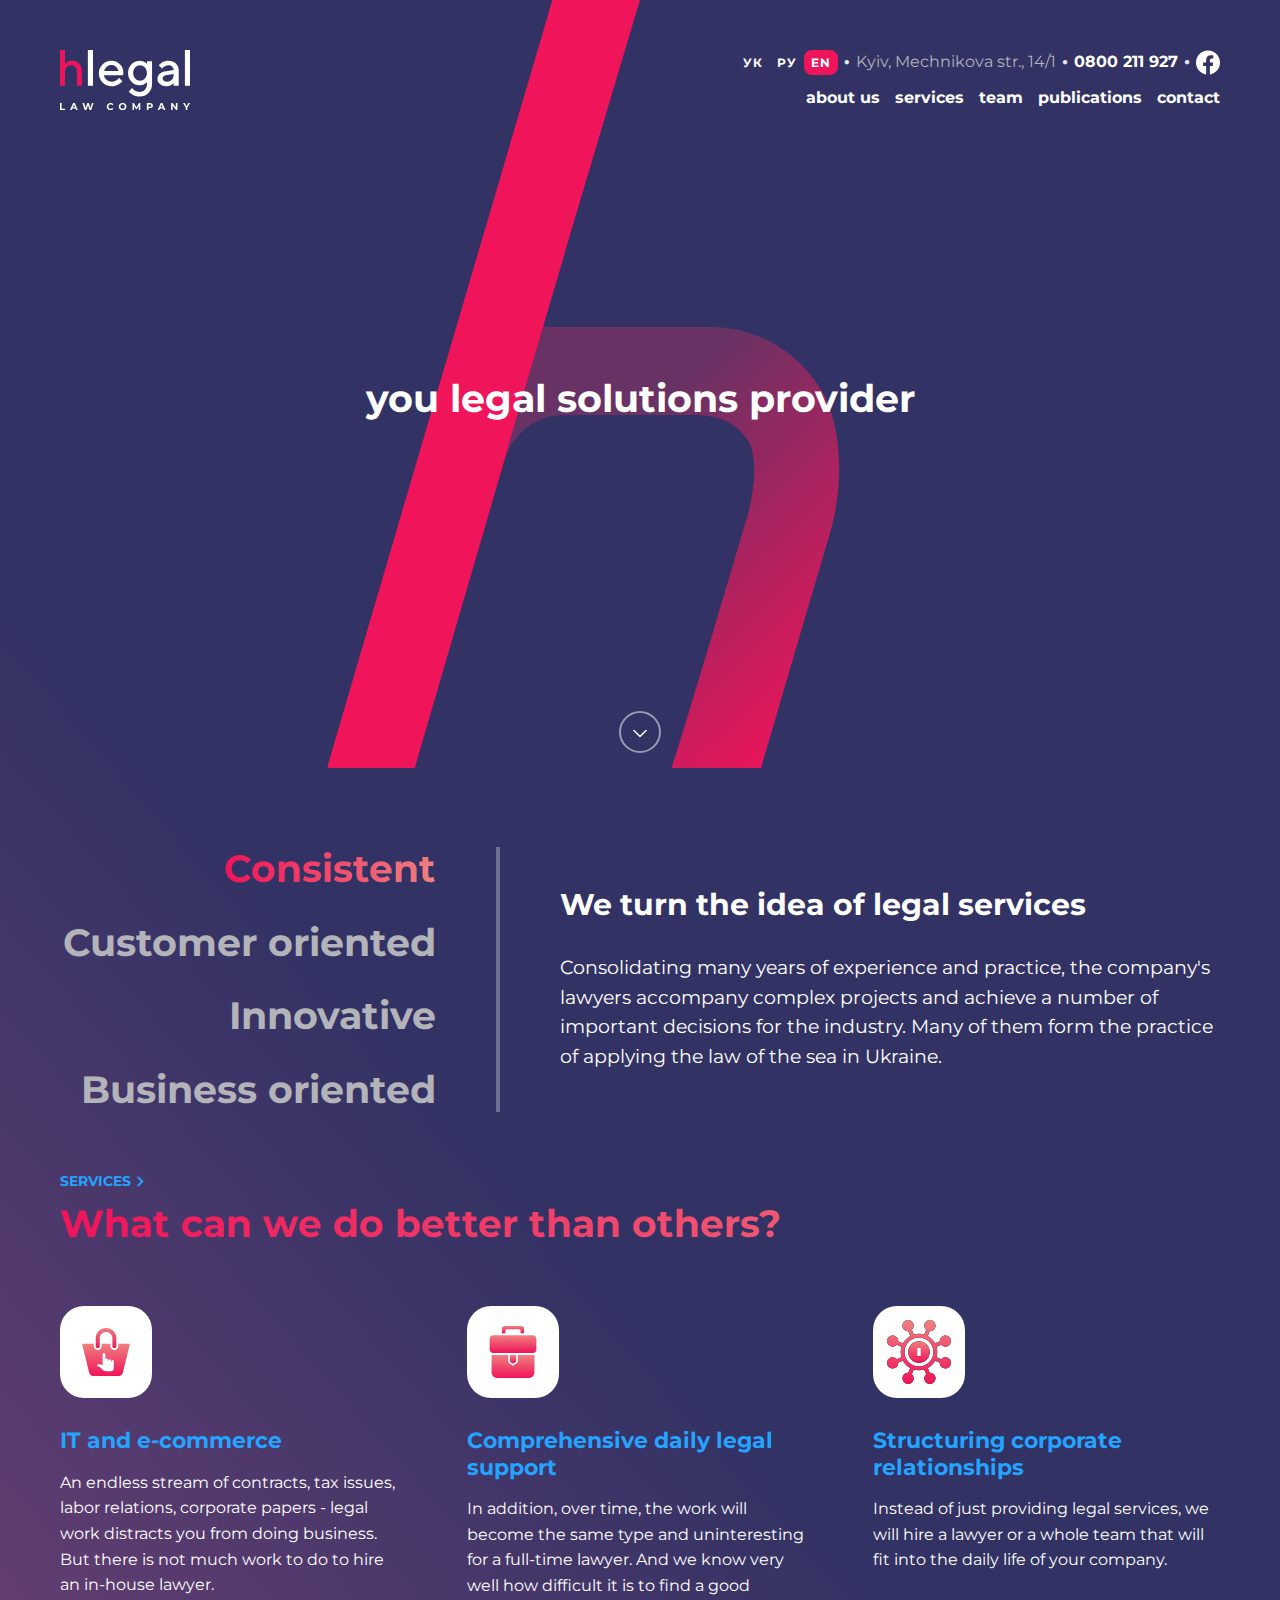
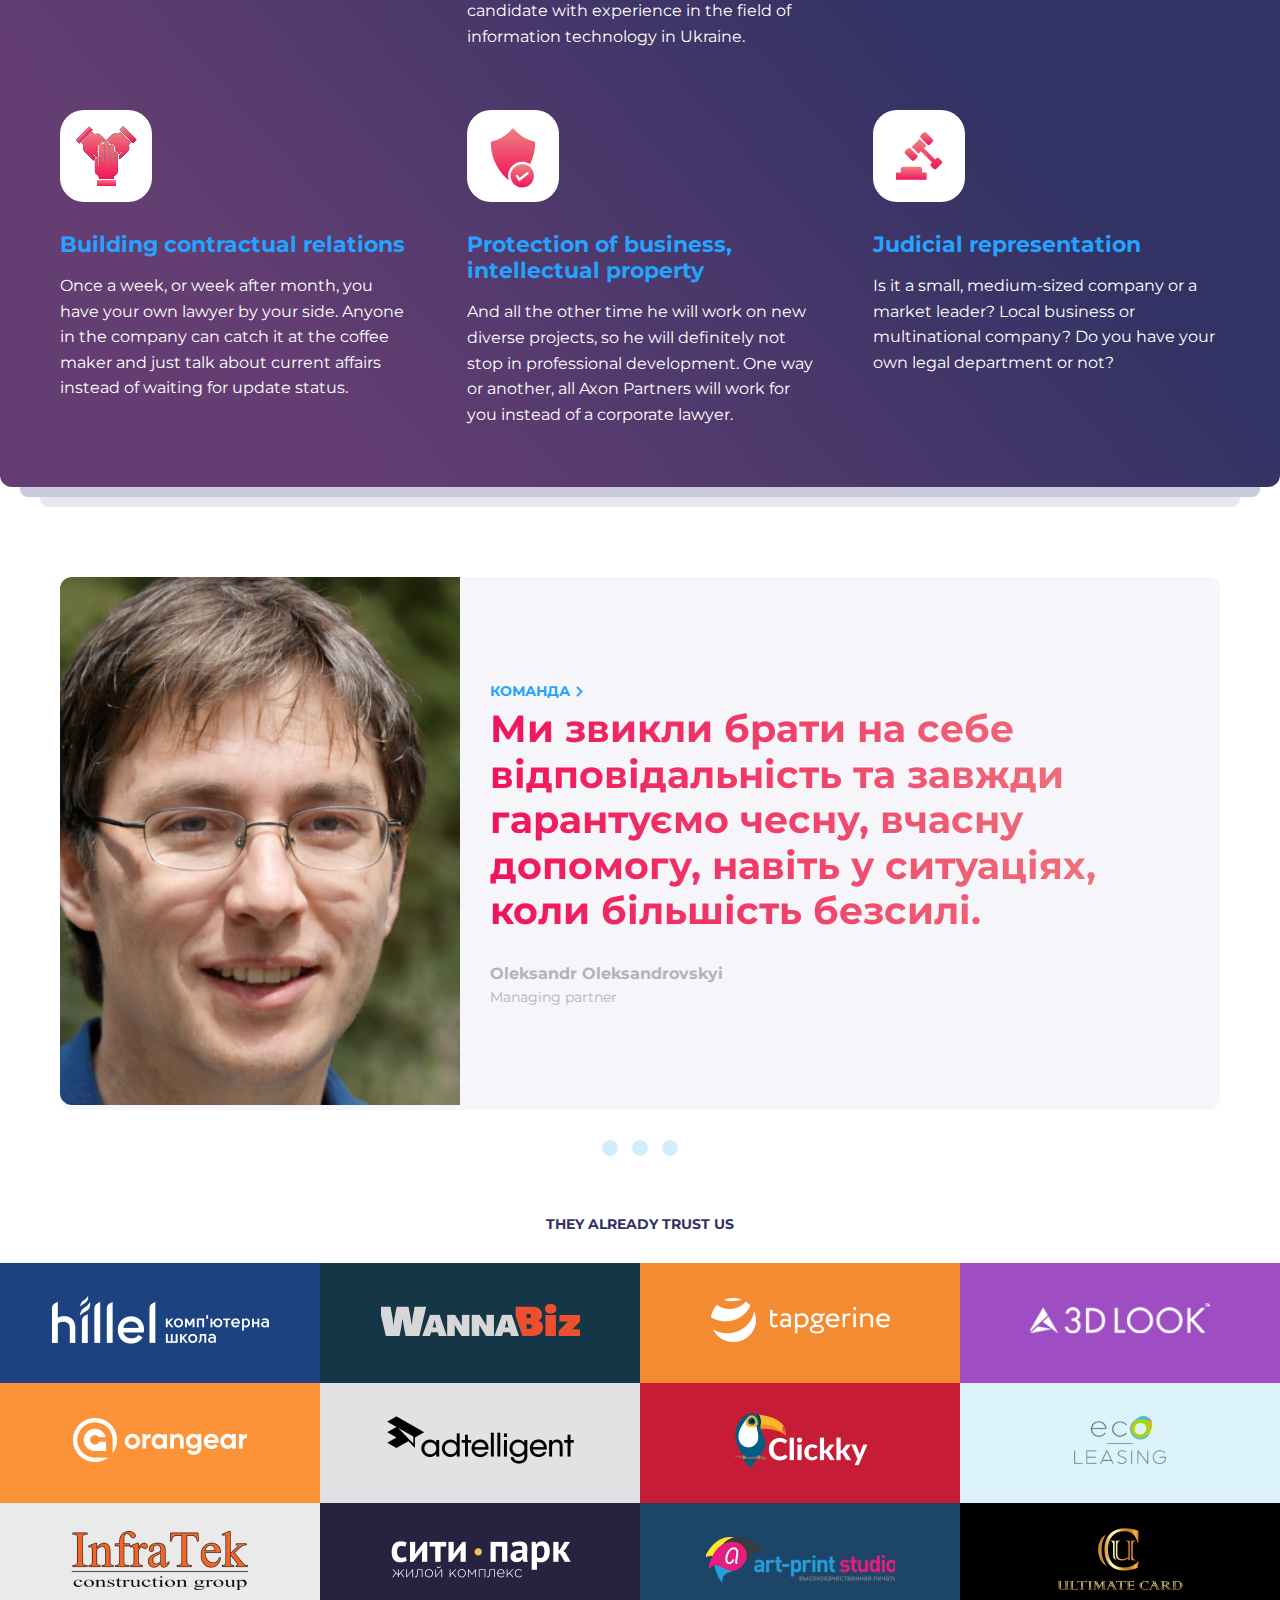
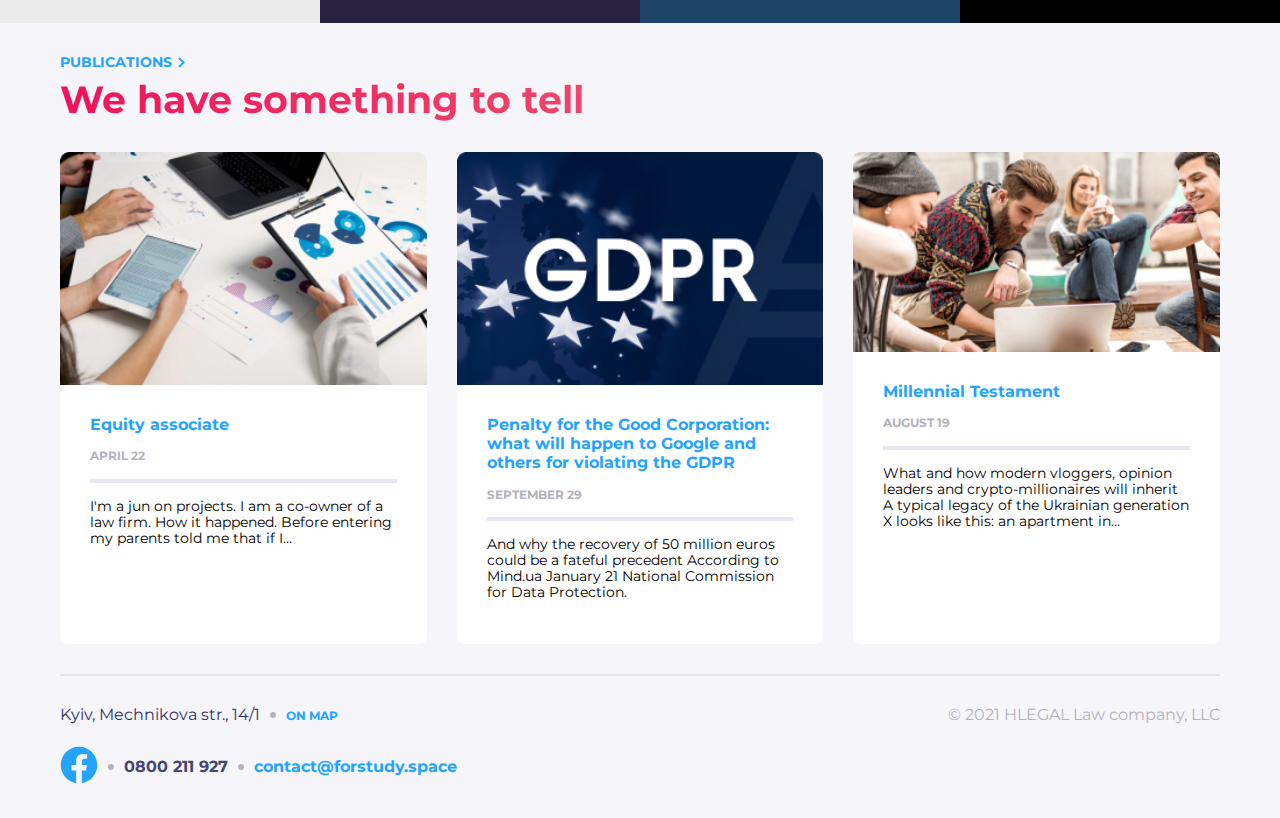
<file: index.html>
<!doctype html>
<html lang="en" xmlns="http://www.w3.org/1999/html">
<head>
    <meta charset="UTF-8">
    <meta name="viewport"
          content="width=device-width, user-scalable=no, initial-scale=1.0, maximum-scale=1.0, minimum-scale=1.0">
    <meta http-equiv="X-UA-Compatible" content="ie=edge">
    <link rel="preconnect" href="https://fonts.googleapis.com">
    <link rel="preconnect" href="https://fonts.gstatic.com" crossorigin>
    <link href="https://fonts.googleapis.com/css2?family=Montserrat:wght@400;700&display=swap" rel="stylesheet">
    <link rel="stylesheet"
          href="https://fonts.googleapis.com/css2?family=Material+Symbols+Outlined:opsz,wght,FILL,GRAD@20..48,100..700,0..1,-50..200"/>
    <link rel="stylesheet" href="./style/normalize.css">
    <link rel="stylesheet" href="./style/style.css">
    <title>Hlegal | Homepage</title>
</head>
<body class="offer-page">
<main>
    <div class="background-gradient">
        <header class="header">
            <div class="header--lang-bar">
                <ul class="languages">
                    <li><a href="#">
                        УК
                    </a></li>
                    <li><a href="#">
                        РУ
                    </a></li>
                    <li><a class="active" href="#">
                        EN
                    </a></li>
                </ul>
                <span class="separator"> &#9679;</span>
                <p class="address">Kyiv, Mechnikova str., 14/1</p>
                <span class="separator"> &#9679;</span>
                <a class="phone-number" href="tel:0800 211 927">0800 211 927</a>
                <span class="separator"> &#9679;</span>
                <a class="facebook" href="#">
                    <svg width="24" height="25" viewBox="0 0 24 25" xmlns="http://www.w3.org/2000/svg">
                        <path d="M24 12.5733C24 5.90541 18.6274 0.5 12 0.5C5.37258 0.5 0 5.90541 0 12.5733C0 18.5995 4.38823 23.5943 10.125 24.5V16.0633H7.07813V12.5733H10.125V9.91343C10.125 6.88755 11.9165 5.21615 14.6576 5.21615C15.9705 5.21615 17.3438 5.45195 17.3438 5.45195V8.42313H15.8306C14.3399 8.42313 13.875 9.35379 13.875 10.3086V12.5733H17.2031L16.6711 16.0633H13.875V24.5C19.6118 23.5943 24 18.5995 24 12.5733Z"/>
                    </svg>
                </a>
            </div>
            <div class="header--bar">
                <a class="logo-link" href="">
                    <?xml version="1.0" encoding="UTF-8"?>
                    <svg viewBox="0 0 130 60" xmlns="http://www.w3.org/2000/svg">
                        <g clip-path="url(#a)">
                            <path d="m4.9567 0h-4.9567v35.799h4.9567v-13.281c0-2.2468 0.55885-4.0193 1.6765-5.2675s2.6484-1.8972 4.5436-1.8972c1.628 0 2.9886 0.5991 4.082 1.7474 1.0934 1.1734 1.6523 2.6462 1.6523 4.4187v14.304h4.981v-14.304c0-3.2953-0.899-5.8915-2.6971-7.8387-1.798-1.9472-4.1549-2.9208-7.022-2.9208-0.8261 0-1.6522 0.0998-2.454 0.3245-0.82612 0.2247-1.4822 0.4743-2.0167 0.7489-0.53454 0.2746-1.0448 0.5742-1.5064 0.9237s-0.77752 0.5991-0.92331 0.7489-0.26727 0.2496-0.31587 0.3245v-13.83z"
                                  fill="#F0145A"/>
                            <path d="M32.9727 0H27.8628V35.7689H32.9727V0Z"/>
                            <path d="m63.111 25.294 0.2555-2.5549c0-3.4236-1.1241-6.2851-3.4236-8.5845-2.2994-2.2995-5.1609-3.4236-8.5845-3.4236s-6.3873 1.2263-8.84 3.6791c-2.4527 2.4527-3.6791 5.3653-3.6791 8.84 0 3.5769 1.2775 6.6428 3.7813 9.1977s5.5186 3.8324 8.9933 3.8324c1.3286 0 2.5549-0.2044 3.7813-0.5621 1.2263-0.4088 2.2483-0.8176 2.9637-1.2264 0.7665-0.4599 1.5329-0.9708 2.1972-1.5329s1.1242-0.9709 1.3286-1.2264 0.3577-0.4088 0.4599-0.5621l-3.3214-3.3214-0.7665 0.9709c-0.511 0.6132-1.3797 1.2264-2.606 1.8906-1.2775 0.6643-2.606 0.9709-4.0368 0.9709-1.9928 0-3.6791-0.6132-5.1098-1.8906-1.4308-1.2775-2.2995-2.7593-2.555-4.4967h19.162zm-11.753-10.22c1.8906 0 3.4236 0.5621 4.7011 1.6352 1.2263 1.1241 1.9928 2.5038 2.2994 4.2411h-14.205c0.4599-1.7373 1.2775-3.117 2.555-4.2411 1.2263-1.0731 2.8104-1.6352 4.6499-1.6352z"/>
                            <path d="m86.943 34.287c0 2.2483-0.6643 4.0879-2.0439 5.5186-1.3286 1.3797-3.0148 2.0951-5.1099 2.0951-0.9197 0-1.8395-0.1533-2.7082-0.4088-0.8686-0.2555-1.5329-0.5621-2.095-0.9198s-1.0731-0.7154-1.5841-1.1752c-0.4598-0.4599-0.7664-0.7665-0.9197-0.9198s-0.2555-0.3066-0.3577-0.4088l-3.3214 3.3214 0.4088 0.511c0.2555 0.3577 0.7154 0.8175 1.3285 1.3285 0.6132 0.4599 1.3286 0.9709 2.1462 1.4819 0.8175 0.4599 1.8395 0.8687 3.117 1.2263 1.2774 0.3577 2.606 0.5621 3.9856 0.5621 3.4747 0 6.3362-1.1752 8.7379-3.5258 2.3505-2.4016 3.5257-5.2631 3.5257-8.7378v-22.994h-5.1098v2.5549l-0.8687-0.7665c-0.562-0.511-1.4307-1.022-2.6571-1.533-1.2263-0.5109-2.5549-0.7664-3.8834-0.7664-3.117 0-5.7742 1.1752-8.0736 3.5769-2.2994 2.4016-3.4236 5.2631-3.4236 8.6867s1.1242 6.2851 3.4236 8.6867 4.9566 3.5769 8.0736 3.5769c0.8686 0 1.6862-0.1022 2.5549-0.3066 0.8175-0.2555 1.4818-0.511 2.0439-0.7665s1.0731-0.5621 1.533-0.9198c0.4598-0.3576 0.8175-0.6131 0.9197-0.7153l0.3577-0.3577v2.095zm-13.796-11.293c0-2.1462 0.6642-3.9346 2.0439-5.4164 1.3796-1.4819 3.0148-2.2484 4.8543-2.2484 1.8396 0 3.4747 0.7665 4.8544 2.2484 1.3285 1.4818 2.0439 3.2702 2.0439 5.4164 0 2.1461-0.7154 3.9346-2.0439 5.4164-1.3797 1.4819-3.0148 2.2483-4.8544 2.2483-1.8395 0-3.4747-0.7664-4.8543-2.2483-1.3797-1.4818-2.0439-3.2703-2.0439-5.4164z"/>
                            <path d="m118.72 35.769v-15.84c0-2.606-0.971-4.8033-2.862-6.5406-1.89-1.7885-4.343-2.6571-7.358-2.6571-1.175 0-2.35 0.1533-3.474 0.4599-1.125 0.3576-2.044 0.7153-2.709 1.1241-0.664 0.4088-1.328 0.8687-1.941 1.4308-0.6136 0.511-0.9713 0.8686-1.1757 1.073-0.1533 0.2044-0.3066 0.3577-0.4088 0.511l3.3215 3.3214 0.664-0.8687c0.409-0.562 1.124-1.073 2.197-1.6351s2.249-0.8176 3.526-0.8176c1.482 0 2.708 0.4599 3.679 1.3286s1.431 1.9928 1.431 3.2703l-8.942 1.5329c-2.197 0.3577-3.986 1.2264-5.2122 2.6061-1.2775 1.3796-1.9417 3.0659-1.9417 5.0587 0 1.8906 0.8175 3.5258 2.4527 4.9565 1.6862 1.4819 3.7302 2.1973 6.2342 2.1973 0.868 0 1.686-0.1022 2.504-0.3577 0.868-0.2044 1.533-0.4599 2.095-0.7154s1.073-0.5621 1.533-0.9198c0.459-0.3577 0.766-0.6132 0.97-0.7153 0.154-0.1533 0.256-0.3066 0.307-0.3577v2.5549h5.11zm-11.753-4.0879c-1.328 0-2.401-0.3066-3.168-0.9198-0.817-0.6131-1.175-1.3285-1.175-2.1461 0-0.8687 0.255-1.6351 0.817-2.1972 0.563-0.5621 1.329-0.9709 2.249-1.1242l7.92-1.2774v0.5109c0 2.2995-0.562 4.0368-1.737 5.3143-1.176 1.2263-2.811 1.8395-4.906 1.8395z"/>
                            <path d="M130 0H124.89V35.7689H130V0Z"/>
                            <path d="m0 53.118h1.5992v5.6068h3.4648v1.303h-5.064v-6.9098z"/>
                            <path d="m15.502 58.548h-3.2082l-0.612 1.4806h-1.6386l3.0798-6.9098h1.5794l3.0897 6.9098h-1.6781l-0.612-1.4806zm-0.5034-1.2142-1.0957-2.6455-1.0958 2.6455h2.1915z"/>
                            <path d="m33.512 53.118-2.2605 6.9098h-1.7176l-1.5202-4.6789-1.5695 4.6789h-1.7077l-2.2704-6.9098h1.6583l1.5597 4.8566 1.6288-4.8566h1.4807l1.5794 4.8961 1.609-4.8961h1.53z"/>
                            <path d="m50.523 60.147c-0.7042 0-1.3425-0.1514-1.915-0.4541-0.566-0.3093-1.0135-0.7337-1.3425-1.2734-0.3225-0.5462-0.4837-1.1615-0.4837-1.8459s0.1612-1.2964 0.4837-1.8361c0.329-0.5462 0.7765-0.9706 1.3425-1.2733 0.5725-0.3093 1.2141-0.464 1.9249-0.464 0.5988 0 1.1385 0.1053 1.6189 0.3159 0.4869 0.2106 0.895 0.5133 1.224 0.9081l-1.0266 0.9477c-0.4673-0.5396-1.0464-0.8095-1.7374-0.8095-0.4277 0-0.8094 0.0955-1.145 0.2863-0.3357 0.1843-0.5989 0.4442-0.7897 0.7798-0.1843 0.3357-0.2764 0.7173-0.2764 1.1451s0.0921 0.8094 0.2764 1.1451c0.1908 0.3356 0.454 0.5988 0.7897 0.7897 0.3356 0.1842 0.7173 0.2764 1.145 0.2764 0.691 0 1.2701-0.2731 1.7374-0.8193l1.0266 0.9476c-0.329 0.4014-0.7371 0.7074-1.224 0.918-0.487 0.2106-1.0299 0.3159-1.6288 0.3159z"/>
                            <path d="m62.593 60.147c-0.7173 0-1.3655-0.1546-1.9446-0.4639-0.5726-0.3093-1.0234-0.7338-1.3524-1.2734-0.3225-0.5463-0.4837-1.1583-0.4837-1.8361s0.1612-1.2866 0.4837-1.8262c0.329-0.5462 0.7798-0.9739 1.3524-1.2832 0.5791-0.3093 1.2273-0.464 1.9446-0.464s1.3622 0.1547 1.9348 0.464c0.5725 0.3093 1.0233 0.737 1.3523 1.2832 0.3291 0.5396 0.4936 1.1484 0.4936 1.8262s-0.1645 1.2898-0.4936 1.8361c-0.329 0.5396-0.7798 0.9641-1.3523 1.2734-0.5726 0.3093-1.2175 0.4639-1.9348 0.4639zm0-1.3622c0.408 0 0.7765-0.0922 1.1056-0.2764 0.329-0.1909 0.5857-0.4541 0.7699-0.7897 0.1909-0.3357 0.2863-0.7173 0.2863-1.1451s-0.0954-0.8094-0.2863-1.1451c-0.1842-0.3356-0.4409-0.5955-0.7699-0.7798-0.3291-0.1908-0.6976-0.2863-1.1056-0.2863s-0.7765 0.0955-1.1056 0.2863c-0.329 0.1843-0.589 0.4442-0.7798 0.7798-0.1843 0.3357-0.2764 0.7173-0.2764 1.1451s0.0921 0.8094 0.2764 1.1451c0.1908 0.3356 0.4508 0.5988 0.7798 0.7897 0.3291 0.1842 0.6976 0.2764 1.1056 0.2764z"/>
                            <path d="m78.8 60.028-0.0099-4.1459-2.0335 3.4155h-0.7206l-2.0236-3.3266v4.057h-1.5004v-6.9098h1.3227l2.5863 4.294 2.5468-4.294h1.3129l0.0197 6.9098h-1.5004z"/>
                            <path d="m89.866 53.118c0.6121 0 1.1418 0.102 1.5893 0.306 0.4541 0.204 0.8029 0.4935 1.0464 0.8686s0.3652 0.8194 0.3652 1.3327c0 0.5067-0.1217 0.9509-0.3652 1.3326-0.2435 0.3751-0.5923 0.6646-1.0464 0.8687-0.4475 0.1974-0.9772 0.2961-1.5893 0.2961h-1.3918v1.9051h-1.5992v-6.9098h2.991zm-0.0888 3.7017c0.4804 0 0.8456-0.102 1.0957-0.306 0.2501-0.2106 0.3751-0.5068 0.3751-0.8884 0-0.3883-0.125-0.6844-0.3751-0.8885-0.2501-0.2105-0.6153-0.3158-1.0957-0.3158h-1.303v2.3987h1.303z"/>
                            <path d="m103.15 58.548h-3.2084l-0.612 1.4806h-1.6387l3.0801-6.9098h1.579l3.09 6.9098h-1.678l-0.612-1.4806zm-0.504-1.2142-1.095-2.6455-1.096 2.6455h2.191z"/>
                            <path d="m117.43 53.118v6.9098h-1.313l-3.445-4.1952v4.1952h-1.58v-6.9098h1.323l3.435 4.1952v-4.1952h1.58z"/>
                            <path d="m127.32 57.58v2.448h-1.599v-2.4678l-2.675-4.442h1.698l1.846 3.0699 1.845-3.0699h1.57l-2.685 4.4618z"/>
                        </g>
                        <defs>
                            <clipPath id="a">
                                <rect width="130" height="60"/>
                            </clipPath>
                        </defs>
                    </svg>

                </a>
                <img class="slash" src="img/Slash.svg" alt="slash">
                <p>services</p>
                <div class="spacer"></div>
            </div>

            <nav class="header--nav">

                <input type="checkbox" id="menu--toggle" class="menu--checkbox visually-hidden">
                <label class="menu--btn" for="menu--toggle">
                    <span></span>
                </label>

                <ul class="menu--box">
                    <li><a href="#" class="menu--box-active">about us</a></li>
                    <li><a href="#">services</a></li>
                    <li><a href="#">team</a></li>
                    <li><a href="#">publications</a></li>
                    <li><a href="#">contact</a></li>
                </ul>
            </nav>
        </header>
        <section class="offer">
            <h1>you legal solutions provider</h1>
            <a class="move-down" href="#">
                <svg width="20" height="12" viewBox="0 0 20 12" fill="none" xmlns="http://www.w3.org/2000/svg">
                    <path d="M1 1L10 10L19 1" stroke-width="2"/>
                </svg>

            </a>
        </section>
        <section class="advantages">
            <ul>
                <li><a href="" class="active">Consistent</a></li>
                <li><a href="">Customer oriented</a></li>
                <li><a href="">Innovative</a></li>
                <li><a href="">Business oriented</a></li>
            </ul>
            <div class="advantages-info active">
                <h3>We turn the idea of legal services</h3>
                <p>
                    Consolidating many years of experience and practice, the company's lawyers accompany complex
                    projects
                    and
                    achieve a number of important decisions for the industry. Many of them form the practice of applying
                    the
                    law of the sea in Ukraine.
                </p>
            </div>
            <div class="advantages-info">
                <h3>Customer oriented</h3>
                <p>
                    Consolidating many years of experience and practice, the company's lawyers accompany complex
                    projects
                    and
                    achieve a number of important decisions for the industry. Many of them form the practice of applying
                    the
                    law of the sea in Ukraine.
                </p>
            </div>
        </section>
        <section class="services">
            <div class="services--title">
                <a class="category--link" href="#">
                    services
                    <span class="material-symbols-outlined">
            keyboard_arrow_right
            </span>
                </a>
                <h2>
                    What can we do better than others?
                </h2>
            </div>
            <article class="services--item">
                <img src="img/Icon/Icon_1.svg" alt="icon">

                <h3>
                    IT and e-commerce
                </h3>
                <p>
                    An endless stream of contracts, tax issues, labor relations, corporate papers - legal work distracts
                    you
                    from doing business. But there is not much work to do to hire an in-house lawyer.
                </p>
            </article>
            <article class="services--item">
                <img src="img/Icon/Icon_2.svg" alt="icon">

                <h3>
                    Comprehensive daily
                    legal support
                </h3>
                <p>
                    In addition, over time, the work will become the same type and uninteresting for a full-time lawyer.
                    And
                    we know very well how difficult it is to find a good candidate with experience in the field of
                    information technology in Ukraine.
                </p>
            </article>
            <article class="services--item">
                <img src="img/Icon/Icon_3.svg" alt="icon">

                <h3>
                    Structuring corporate relationships
                </h3>
                <p>
                    Instead of just providing legal services, we will hire a lawyer or a whole team that will fit into
                    the
                    daily life of your company.
                </p>
            </article>
            <article class="services--item">
                <img src="img/Icon/Icon_4.svg" alt="icon">

                <h3>
                    Building contractual relations
                </h3>
                <p>
                    Once a week, or week after month, you have your own lawyer by your side. Anyone in the company can
                    catch
                    it at the coffee maker and just talk about current affairs instead of waiting for update status.
                </p>
            </article>
            <article class="services--item">
                <img src="img/Icon/Icon_5.svg" alt="icon">

                <h3>
                    Protection of business, intellectual property
                </h3>
                <p>
                    And all the other time he will work on new diverse projects, so he will definitely not stop in
                    professional development. One way or another, all Axon Partners will work for you instead of a
                    corporate
                    lawyer.
                </p>
            </article>
            <article class="services--item">
                <img src="img/Icon/Icon_6.svg" alt="icon">

                <h3>
                    Judicial representation
                </h3>
                <p>
                    Is it a small, medium-sized company or a market leader? Local business or multinational company? Do
                    you
                    have your own legal department or not?
                </p>
            </article>
        </section>
    </div>
    <section class="team">
        <div class="slider">
            <input class="slider-item-dots visually-hidden" type="radio" name="slider" id="slide-1" checked>
            <article class="slider-item">
                <div class="photo">
                    <img src="img/Team-photos/Team-1.jpg" alt="partner">
                </div>
                <div class="info">
                    <a class="category--link" href="#">
                        команда
                        <span class="material-symbols-outlined">
            keyboard_arrow_right
            </span>
                    </a>
                    <h3>
                        Ми звикли брати на себе відповідальність та завжди гарантуємо чесну, вчасну допомогу, навіть у
                        ситуаціях, коли більшість безсилі.
                    </h3>
                    <h4>
                        Oleksandr Oleksandrovskyi
                    </h4>
                    <p>Managing partner</p>
                </div>
            </article>
            <input class="slider-item-dots visually-hidden" type="radio" name="slider" id="slide-2">
            <article class="slider-item ">
                <div class="photo">
                    <img src="img/Team-photos/Team-2.jpg" alt="partner">
                </div>
                <div class="info">
                    <a class="category--link" href="#">
                        team
                        <span class="material-symbols-outlined">
            keyboard_arrow_right
            </span>
                    </a>
                    <h3 class="">
                        We are used to taking responsibility and always guarantee honest, timely assistance, even in
                        situations
                        where most people are powerless.
                    </h3>
                    <h4>
                        Oleksandr Oleksandrovskyi
                    </h4>
                    <p>Managing partner</p>
                </div>
            </article>
            <input class="slider-item-dots visually-hidden" type="radio" name="slider" id="slide-3">
            <article class="slider-item ">
                <div class="photo">
                    <img src="img/Team-photos/Team-3.jpg" alt="partner">
                </div>
                <div class="info">
                    <a class="category--link" href="#">
                        team
                        <span class="material-symbols-outlined">
            keyboard_arrow_right
            </span>
                    </a>
                    <h3 class="">
                        We are used to taking responsibility and always guarantee honest, timely assistance, even in
                        situations
                        where most people are powerless.
                    </h3>
                    <h4>
                        Oleksandr Oleksandrovskyi
                    </h4>
                    <p>Managing partner</p>
                </div>
            </article>
        </div>
        <div class="slider-label">
            <label for="slide-1" class="slider-label-item"></label>
            <label for="slide-2" class="slider-label-item"></label>
            <label for="slide-3" class="slider-label-item"></label>
        </div>

    </section>
    <section class="clients">
        <h3>They already trust us</h3>

        <div class="client hillel">
            <a href="#"><img src="img/Clients/hillel.png" height="48" alt="hillel"></a>
        </div>
        <div class="client wannabiz">
            <a href="#"><img src="img/Clients/wannabiz.png" height="32" alt="wannabiz"></a>
        </div>
        <div class="client tapgerine">
            <a href="#"><img src="img/Clients/tapgerine.png" height="44" alt="tapgerine"></a>
        </div>
        <div class="client treedlook">
            <a href="#"><img src="img/Clients/3dlook.png" height="42" alt="treedlook"></a>
        </div>
        <div class="client orangear">
            <a href="#"><img src="img/Clients/orangear.png" height="44" alt="orangear"></a>
        </div>
        <div class="client adtelligent">
            <a href="#"><img src="img/Clients/adtelligent.png" height="48" alt="adtelligent"></a>
        </div>
        <div class="client clickkly desktop_client">
            <a href="#"><img src="img/Clients/clickkly.png" height="61" alt="clickkly"></a>
        </div>
        <div class="client ecolease desktop_client">
            <a href="#"><img src="img/Clients/ecolease.png" height="48" alt="ecolease"></a>
        </div>
        <div class="client infatek desktop_client">
            <a href="#"><img src="img/Clients/infatek.png" height="60" alt="infatek"></a>
        </div>
        <div class="client sitipark desktop_client">
            <a href="#"><img src="img/Clients/sitipark.png" height="38" alt="sitipark"></a>
        </div>
        <div class="client artprint desktop_client">
            <a href="#"><img src="img/Clients/artprint.png" height="46" alt="artprint"></a>
        </div>
        <div class="client ultimatecard desktop_client">
            <a href="#"><img src="img/Clients/ultimatecard.png" height="95" alt="ultimatecard"></a>
        </div>


    </section>
    <section class="publications">
        <a class="category--link" href="#">
            Publications
            <span class="material-symbols-outlined">
            keyboard_arrow_right
            </span>
        </a>
        <h2>
            We have something to tell
        </h2>
        <div class="publications__content">
            <div class="publications__content-item">
                <img src="img/Cover.jpg" alt="image">
                <div class="publications__content-item-info">
                    <a><h3>
                        Equity associate
                    </h3></a>
                    <h4>
                        April 22
                    </h4>
                    <p>
                        I'm a jun on projects. I am a co-owner of a law firm. How it happened. Before entering my
                        parents
                        told me that if I…
                    </p>
                </div>
            </div>
            <div class="publications__content-item">
                <img src="img/Cover-1.jpg" alt="image">
                <div class="publications__content-item-info">
                    <a><h3>
                        Penalty for the Good Corporation: what will happen to Google and others for violating the GDPR
                    </h3></a>
                    <h4>
                        September 29
                    </h4>
                    <p>
                        And why the recovery of 50 million euros could be a fateful precedent According to Mind.ua
                        January
                        21 National Commission for Data Protection.
                    </p>
                </div>
            </div>
            <div class="publications__content-item publications__content-item-last">
                <img src="img/Cover-2.jpg" alt="image">
                <div class="publications__content-item-info">
                    <a><h3>
                        Millennial Testament
                    </h3></a>
                    <h4>
                        August 19
                    </h4>
                    <p>
                        What and how modern vloggers, opinion leaders and crypto-millionaires will inherit A typical
                        legacy
                        of the Ukrainian generation X looks like this: an apartment in…
                    </p>
                </div>
            </div>
        </div>
    </section>
</main>
<footer>
    <div class="address">
        <p class="address-street">Kyiv, Mechnikova str., 14/1</p>
        <a class="address-map" href="#">On map</a>
    </div>
    <div class="contacts">
        <a class="facebook" href="#">
            <svg width="24" height="25" viewBox="0 0 24 25" xmlns="http://www.w3.org/2000/svg">
                <path d="M24 12.5733C24 5.90541 18.6274 0.5 12 0.5C5.37258 0.5 0 5.90541 0 12.5733C0 18.5995 4.38823 23.5943 10.125 24.5V16.0633H7.07813V12.5733H10.125V9.91343C10.125 6.88755 11.9165 5.21615 14.6576 5.21615C15.9705 5.21615 17.3438 5.45195 17.3438 5.45195V8.42313H15.8306C14.3399 8.42313 13.875 9.35379 13.875 10.3086V12.5733H17.2031L16.6711 16.0633H13.875V24.5C19.6118 23.5943 24 18.5995 24 12.5733Z"/>
            </svg>
        </a>
        <a class="contacts-number" href="tel:0800 211 927">0800 211 927</a>
        <a class="contacts-email" href="mailto: contact@forstudy.space">contact@forstudy.space</a>
    </div>
    <p class="copyrights">&#169; 2021 HLEGAL Law company, LLC</p>
</footer>

</body>
</html>
</file>
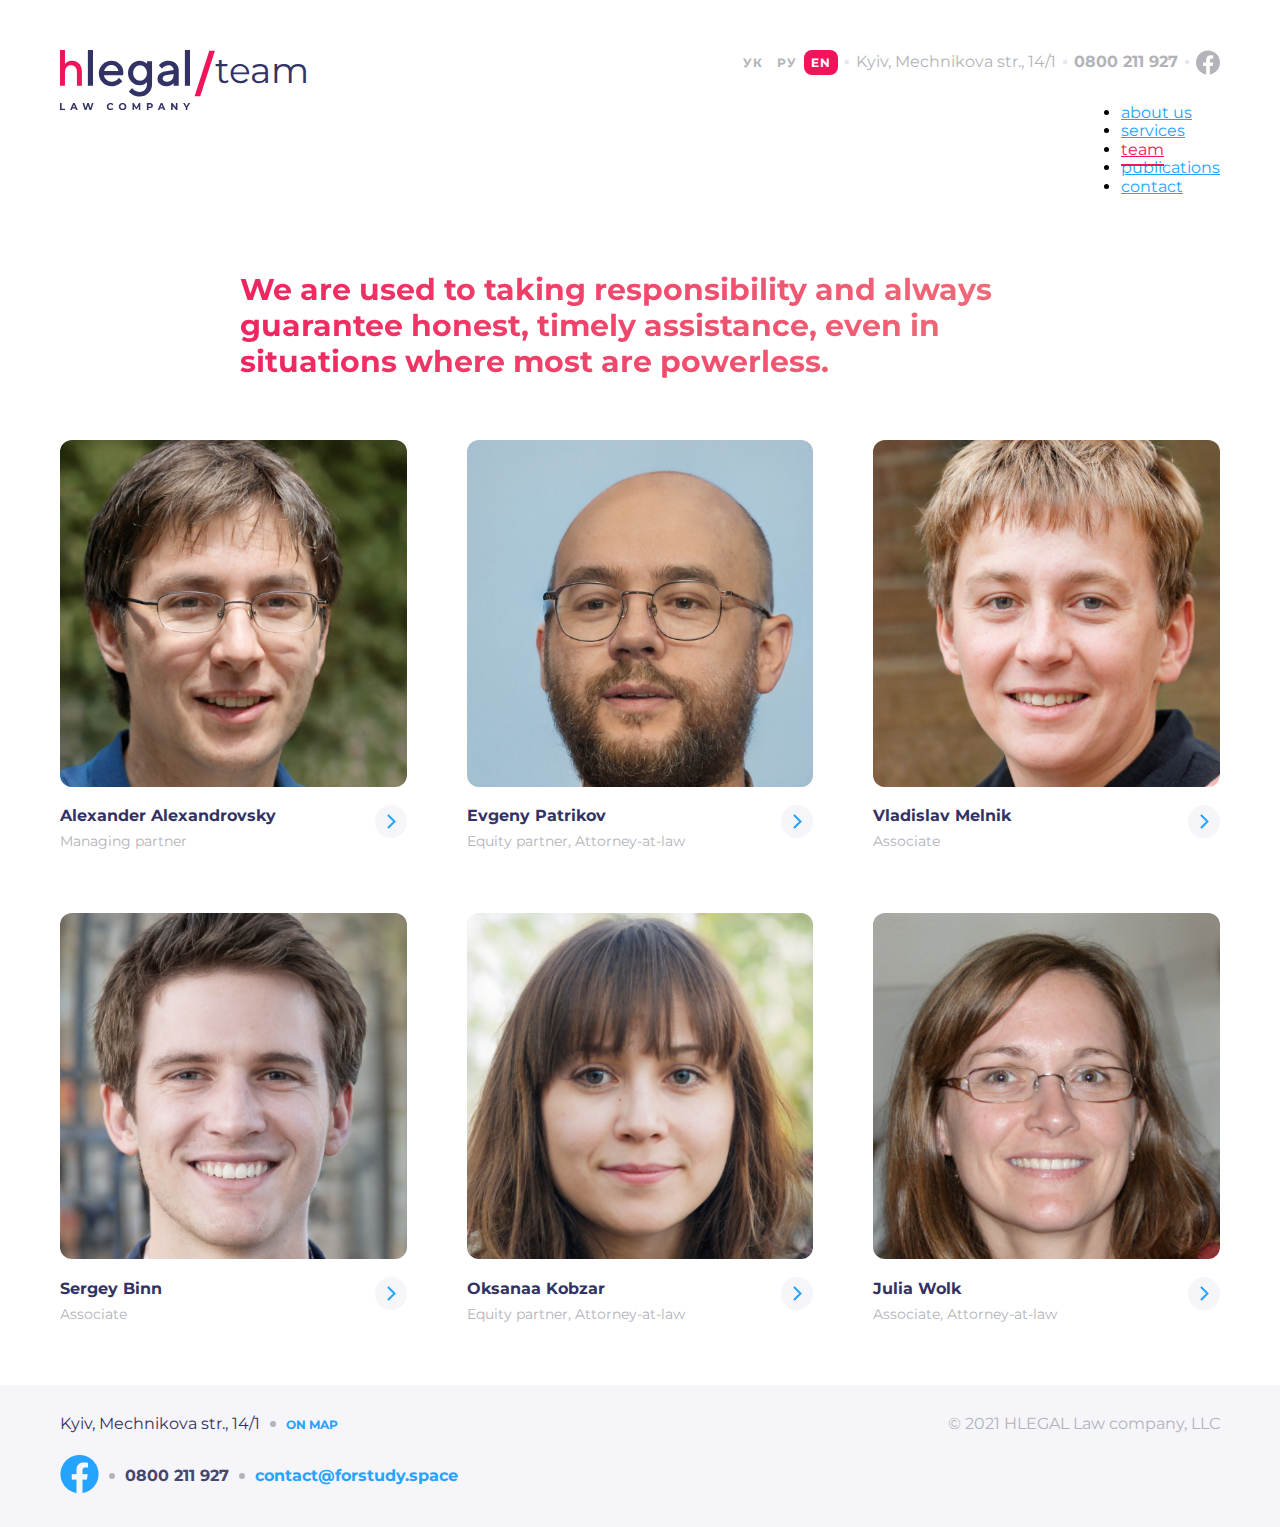
<file: team.html>
<!doctype html>
<html lang="en" xmlns="http://www.w3.org/1999/html">

<head>
    <meta charset="UTF-8">
    <meta name="viewport"
          content="width=device-width, user-scalable=no, initial-scale=1.0, maximum-scale=1.0, minimum-scale=1.0">
    <meta http-equiv="X-UA-Compatible" content="ie=edge">
    <link rel="preconnect" href="https://fonts.googleapis.com">
    <link rel="preconnect" href="https://fonts.gstatic.com" crossorigin>
    <link href="https://fonts.googleapis.com/css2?family=Montserrat:wght@400;700&display=swap" rel="stylesheet">
    <link rel="stylesheet"
          href="https://fonts.googleapis.com/css2?family=Material+Symbols+Outlined:opsz,wght,FILL,GRAD@20..48,100..700,0..1,-50..200"/>
    <link rel="stylesheet" href="./style/normalize.css">
    <link rel="stylesheet" href="./style/style.css">
    <title>Hlegal | Team</title>
</head>

<body>
<header class="header light">
    <div class="header--lang-bar">
        <ul class="languages">
            <li><a href="#">
                УК
            </a></li>
            <li><a href="#">
                РУ
            </a></li>
            <li><a class="active" href="#">
                EN
            </a></li>
        </ul>
        <span class="separator"> &#9679;</span>
        <p class="address">Kyiv, Mechnikova str., 14/1</p>
        <span class="separator"> &#9679;</span>
        <a class="phone-number" href="tel:0800 211 927">0800 211 927</a>
        <span class="separator"> &#9679;</span>
        <a class="facebook" href="#">
            <svg width="24" height="25" viewBox="0 0 24 25" xmlns="http://www.w3.org/2000/svg">
                <path d="M24 12.5733C24 5.90541 18.6274 0.5 12 0.5C5.37258 0.5 0 5.90541 0 12.5733C0 18.5995 4.38823 23.5943 10.125 24.5V16.0633H7.07813V12.5733H10.125V9.91343C10.125 6.88755 11.9165 5.21615 14.6576 5.21615C15.9705 5.21615 17.3438 5.45195 17.3438 5.45195V8.42313H15.8306C14.3399 8.42313 13.875 9.35379 13.875 10.3086V12.5733H17.2031L16.6711 16.0633H13.875V24.5C19.6118 23.5943 24 18.5995 24 12.5733Z"/>
            </svg>
        </a>
    </div>
    <div class="header--bar ">
        <a class="logo-link light" href="#">
            <svg viewBox="0 0 130 60" xmlns="http://www.w3.org/2000/svg">
                <g clip-path="url(#a)">
                    <path d="m4.9567 0h-4.9567v35.799h4.9567v-13.281c0-2.2468 0.55885-4.0193 1.6765-5.2675s2.6484-1.8972 4.5436-1.8972c1.628 0 2.9886 0.5991 4.082 1.7474 1.0934 1.1734 1.6523 2.6462 1.6523 4.4187v14.304h4.981v-14.304c0-3.2953-0.899-5.8915-2.6971-7.8387-1.798-1.9472-4.1549-2.9208-7.022-2.9208-0.8261 0-1.6522 0.0998-2.454 0.3245-0.82612 0.2247-1.4822 0.4743-2.0167 0.7489-0.53454 0.2746-1.0448 0.5742-1.5064 0.9237s-0.77752 0.5991-0.92331 0.7489-0.26727 0.2496-0.31587 0.3245v-13.83z"
                          fill="#F0145A"/>
                    <path d="M32.9727 0H27.8628V35.7689H32.9727V0Z"/>
                    <path d="m63.111 25.294 0.2555-2.5549c0-3.4236-1.1241-6.2851-3.4236-8.5845-2.2994-2.2995-5.1609-3.4236-8.5845-3.4236s-6.3873 1.2263-8.84 3.6791c-2.4527 2.4527-3.6791 5.3653-3.6791 8.84 0 3.5769 1.2775 6.6428 3.7813 9.1977s5.5186 3.8324 8.9933 3.8324c1.3286 0 2.5549-0.2044 3.7813-0.5621 1.2263-0.4088 2.2483-0.8176 2.9637-1.2264 0.7665-0.4599 1.5329-0.9708 2.1972-1.5329s1.1242-0.9709 1.3286-1.2264 0.3577-0.4088 0.4599-0.5621l-3.3214-3.3214-0.7665 0.9709c-0.511 0.6132-1.3797 1.2264-2.606 1.8906-1.2775 0.6643-2.606 0.9709-4.0368 0.9709-1.9928 0-3.6791-0.6132-5.1098-1.8906-1.4308-1.2775-2.2995-2.7593-2.555-4.4967h19.162zm-11.753-10.22c1.8906 0 3.4236 0.5621 4.7011 1.6352 1.2263 1.1241 1.9928 2.5038 2.2994 4.2411h-14.205c0.4599-1.7373 1.2775-3.117 2.555-4.2411 1.2263-1.0731 2.8104-1.6352 4.6499-1.6352z"/>
                    <path d="m86.943 34.287c0 2.2483-0.6643 4.0879-2.0439 5.5186-1.3286 1.3797-3.0148 2.0951-5.1099 2.0951-0.9197 0-1.8395-0.1533-2.7082-0.4088-0.8686-0.2555-1.5329-0.5621-2.095-0.9198s-1.0731-0.7154-1.5841-1.1752c-0.4598-0.4599-0.7664-0.7665-0.9197-0.9198s-0.2555-0.3066-0.3577-0.4088l-3.3214 3.3214 0.4088 0.511c0.2555 0.3577 0.7154 0.8175 1.3285 1.3285 0.6132 0.4599 1.3286 0.9709 2.1462 1.4819 0.8175 0.4599 1.8395 0.8687 3.117 1.2263 1.2774 0.3577 2.606 0.5621 3.9856 0.5621 3.4747 0 6.3362-1.1752 8.7379-3.5258 2.3505-2.4016 3.5257-5.2631 3.5257-8.7378v-22.994h-5.1098v2.5549l-0.8687-0.7665c-0.562-0.511-1.4307-1.022-2.6571-1.533-1.2263-0.5109-2.5549-0.7664-3.8834-0.7664-3.117 0-5.7742 1.1752-8.0736 3.5769-2.2994 2.4016-3.4236 5.2631-3.4236 8.6867s1.1242 6.2851 3.4236 8.6867 4.9566 3.5769 8.0736 3.5769c0.8686 0 1.6862-0.1022 2.5549-0.3066 0.8175-0.2555 1.4818-0.511 2.0439-0.7665s1.0731-0.5621 1.533-0.9198c0.4598-0.3576 0.8175-0.6131 0.9197-0.7153l0.3577-0.3577v2.095zm-13.796-11.293c0-2.1462 0.6642-3.9346 2.0439-5.4164 1.3796-1.4819 3.0148-2.2484 4.8543-2.2484 1.8396 0 3.4747 0.7665 4.8544 2.2484 1.3285 1.4818 2.0439 3.2702 2.0439 5.4164 0 2.1461-0.7154 3.9346-2.0439 5.4164-1.3797 1.4819-3.0148 2.2483-4.8544 2.2483-1.8395 0-3.4747-0.7664-4.8543-2.2483-1.3797-1.4818-2.0439-3.2703-2.0439-5.4164z"/>
                    <path d="m118.72 35.769v-15.84c0-2.606-0.971-4.8033-2.862-6.5406-1.89-1.7885-4.343-2.6571-7.358-2.6571-1.175 0-2.35 0.1533-3.474 0.4599-1.125 0.3576-2.044 0.7153-2.709 1.1241-0.664 0.4088-1.328 0.8687-1.941 1.4308-0.6136 0.511-0.9713 0.8686-1.1757 1.073-0.1533 0.2044-0.3066 0.3577-0.4088 0.511l3.3215 3.3214 0.664-0.8687c0.409-0.562 1.124-1.073 2.197-1.6351s2.249-0.8176 3.526-0.8176c1.482 0 2.708 0.4599 3.679 1.3286s1.431 1.9928 1.431 3.2703l-8.942 1.5329c-2.197 0.3577-3.986 1.2264-5.2122 2.6061-1.2775 1.3796-1.9417 3.0659-1.9417 5.0587 0 1.8906 0.8175 3.5258 2.4527 4.9565 1.6862 1.4819 3.7302 2.1973 6.2342 2.1973 0.868 0 1.686-0.1022 2.504-0.3577 0.868-0.2044 1.533-0.4599 2.095-0.7154s1.073-0.5621 1.533-0.9198c0.459-0.3577 0.766-0.6132 0.97-0.7153 0.154-0.1533 0.256-0.3066 0.307-0.3577v2.5549h5.11zm-11.753-4.0879c-1.328 0-2.401-0.3066-3.168-0.9198-0.817-0.6131-1.175-1.3285-1.175-2.1461 0-0.8687 0.255-1.6351 0.817-2.1972 0.563-0.5621 1.329-0.9709 2.249-1.1242l7.92-1.2774v0.5109c0 2.2995-0.562 4.0368-1.737 5.3143-1.176 1.2263-2.811 1.8395-4.906 1.8395z"/>
                    <path d="M130 0H124.89V35.7689H130V0Z"/>
                    <path d="m0 53.118h1.5992v5.6068h3.4648v1.303h-5.064v-6.9098z"/>
                    <path d="m15.502 58.548h-3.2082l-0.612 1.4806h-1.6386l3.0798-6.9098h1.5794l3.0897 6.9098h-1.6781l-0.612-1.4806zm-0.5034-1.2142-1.0957-2.6455-1.0958 2.6455h2.1915z"/>
                    <path d="m33.512 53.118-2.2605 6.9098h-1.7176l-1.5202-4.6789-1.5695 4.6789h-1.7077l-2.2704-6.9098h1.6583l1.5597 4.8566 1.6288-4.8566h1.4807l1.5794 4.8961 1.609-4.8961h1.53z"/>
                    <path d="m50.523 60.147c-0.7042 0-1.3425-0.1514-1.915-0.4541-0.566-0.3093-1.0135-0.7337-1.3425-1.2734-0.3225-0.5462-0.4837-1.1615-0.4837-1.8459s0.1612-1.2964 0.4837-1.8361c0.329-0.5462 0.7765-0.9706 1.3425-1.2733 0.5725-0.3093 1.2141-0.464 1.9249-0.464 0.5988 0 1.1385 0.1053 1.6189 0.3159 0.4869 0.2106 0.895 0.5133 1.224 0.9081l-1.0266 0.9477c-0.4673-0.5396-1.0464-0.8095-1.7374-0.8095-0.4277 0-0.8094 0.0955-1.145 0.2863-0.3357 0.1843-0.5989 0.4442-0.7897 0.7798-0.1843 0.3357-0.2764 0.7173-0.2764 1.1451s0.0921 0.8094 0.2764 1.1451c0.1908 0.3356 0.454 0.5988 0.7897 0.7897 0.3356 0.1842 0.7173 0.2764 1.145 0.2764 0.691 0 1.2701-0.2731 1.7374-0.8193l1.0266 0.9476c-0.329 0.4014-0.7371 0.7074-1.224 0.918-0.487 0.2106-1.0299 0.3159-1.6288 0.3159z"/>
                    <path d="m62.593 60.147c-0.7173 0-1.3655-0.1546-1.9446-0.4639-0.5726-0.3093-1.0234-0.7338-1.3524-1.2734-0.3225-0.5463-0.4837-1.1583-0.4837-1.8361s0.1612-1.2866 0.4837-1.8262c0.329-0.5462 0.7798-0.9739 1.3524-1.2832 0.5791-0.3093 1.2273-0.464 1.9446-0.464s1.3622 0.1547 1.9348 0.464c0.5725 0.3093 1.0233 0.737 1.3523 1.2832 0.3291 0.5396 0.4936 1.1484 0.4936 1.8262s-0.1645 1.2898-0.4936 1.8361c-0.329 0.5396-0.7798 0.9641-1.3523 1.2734-0.5726 0.3093-1.2175 0.4639-1.9348 0.4639zm0-1.3622c0.408 0 0.7765-0.0922 1.1056-0.2764 0.329-0.1909 0.5857-0.4541 0.7699-0.7897 0.1909-0.3357 0.2863-0.7173 0.2863-1.1451s-0.0954-0.8094-0.2863-1.1451c-0.1842-0.3356-0.4409-0.5955-0.7699-0.7798-0.3291-0.1908-0.6976-0.2863-1.1056-0.2863s-0.7765 0.0955-1.1056 0.2863c-0.329 0.1843-0.589 0.4442-0.7798 0.7798-0.1843 0.3357-0.2764 0.7173-0.2764 1.1451s0.0921 0.8094 0.2764 1.1451c0.1908 0.3356 0.4508 0.5988 0.7798 0.7897 0.3291 0.1842 0.6976 0.2764 1.1056 0.2764z"/>
                    <path d="m78.8 60.028-0.0099-4.1459-2.0335 3.4155h-0.7206l-2.0236-3.3266v4.057h-1.5004v-6.9098h1.3227l2.5863 4.294 2.5468-4.294h1.3129l0.0197 6.9098h-1.5004z"/>
                    <path d="m89.866 53.118c0.6121 0 1.1418 0.102 1.5893 0.306 0.4541 0.204 0.8029 0.4935 1.0464 0.8686s0.3652 0.8194 0.3652 1.3327c0 0.5067-0.1217 0.9509-0.3652 1.3326-0.2435 0.3751-0.5923 0.6646-1.0464 0.8687-0.4475 0.1974-0.9772 0.2961-1.5893 0.2961h-1.3918v1.9051h-1.5992v-6.9098h2.991zm-0.0888 3.7017c0.4804 0 0.8456-0.102 1.0957-0.306 0.2501-0.2106 0.3751-0.5068 0.3751-0.8884 0-0.3883-0.125-0.6844-0.3751-0.8885-0.2501-0.2105-0.6153-0.3158-1.0957-0.3158h-1.303v2.3987h1.303z"/>
                    <path d="m103.15 58.548h-3.2084l-0.612 1.4806h-1.6387l3.0801-6.9098h1.579l3.09 6.9098h-1.678l-0.612-1.4806zm-0.504-1.2142-1.095-2.6455-1.096 2.6455h2.191z"/>
                    <path d="m117.43 53.118v6.9098h-1.313l-3.445-4.1952v4.1952h-1.58v-6.9098h1.323l3.435 4.1952v-4.1952h1.58z"/>
                    <path d="m127.32 57.58v2.448h-1.599v-2.4678l-2.675-4.442h1.698l1.846 3.0699 1.845-3.0699h1.57l-2.685 4.4618z"/>
                </g>
                <defs>
                    <clipPath id="a">
                        <rect width="130" height="60"/>
                    </clipPath>
                </defs>
            </svg>
        </a>
        <img class="slash" src="img/Slash.svg" alt="slash">
        <p>team</p>
        <div class="spacer"></div>
    </div>
    <nav class="header--nav">
        <ul>
            <li><a href="#">about us</a></li>
            <li><a href="#">services</a></li>
            <li><a class="active-page" href="#">team</a></li>
            <li><a href="#">publications</a></li>
            <li><a href="#">contact</a></li>
        </ul>
    </nav>
</header>
<main>
    <section class="team-page">
        <h1 class="team-page-title">We are used to taking responsibility and always guarantee honest, timely assistance,
            even in situations
            where most are powerless.</h1>
        <div class="team-page-employee">
            <article class="team-page-employee-item">
                <img src="img/Team-photos/Team-1.jpg" alt="">
                <h3 class="team-page-employee-item-name">Alexander Alexandrovsky</h3>
                <p class="team-page-employee-item-position">Managing partner</p>
                <a href="#">
                    <svg class="arrow" width="10" height="17" viewBox="0 0 10 17" fill="none"
                     xmlns="http://www.w3.org/2000/svg">
                    <path d="M1.5 15.5L8.5 8.5L1.5 1.5" stroke="#24A3FF" stroke-width="2"/>
                </svg>
                </a>


            </article>
            <article class="team-page-employee-item">
                <img src="img/Team-photos/Team-2.jpg" alt="">
                <h3 class="team-page-employee-item-name">Evgeny Patrikov</h3>
                <p class="team-page-employee-item-position">Equity partner, Attorney-at-law</p>
                <a href="#">
                    <svg class="arrow" width="10" height="17" viewBox="0 0 10 17" fill="none"
                     xmlns="http://www.w3.org/2000/svg">
                    <path d="M1.5 15.5L8.5 8.5L1.5 1.5" stroke="#24A3FF" stroke-width="2"/>
                </svg>
                </a>

            </article>
            <article class="team-page-employee-item">
                <img src="img/Team-photos/Team-3.jpg" alt="">
                <h3 class="team-page-employee-item-name">
                    Vladislav Melnik
                </h3>
                <p class="team-page-employee-item-position">
                    Associate
                </p>
                <a href="#">
                    <svg class="arrow" width="10" height="17" viewBox="0 0 10 17" fill="none"
                     xmlns="http://www.w3.org/2000/svg">
                    <path d="M1.5 15.5L8.5 8.5L1.5 1.5" stroke="#24A3FF" stroke-width="2"/>
                </svg>
                </a>

            </article>
            <article class="team-page-employee-item">
                <img src="img/Team-photos/Team-4.jpg" alt="">
                <h3 class="team-page-employee-item-name">
                    Sergey Binn
                </h3>
                <p class="team-page-employee-item-position">
                    Associate
                </p>
                <a href="#">
                    <svg class="arrow" width="10" height="17" viewBox="0 0 10 17" fill="none"
                     xmlns="http://www.w3.org/2000/svg">
                    <path d="M1.5 15.5L8.5 8.5L1.5 1.5" stroke="#24A3FF" stroke-width="2"/>
                </svg>
                </a>

            </article>
            <article class="team-page-employee-item">
                <img src="img/Team-photos/Team-5.jpg" alt="">
                <h3 class="team-page-employee-item-name">
                    Oksanaa Kobzar
                </h3>
                <p class="team-page-employee-item-position">
                    Equity partner, Attorney-at-law
                </p>
                <a href="#">
                    <svg class="arrow" width="10" height="17" viewBox="0 0 10 17" fill="none"
                     xmlns="http://www.w3.org/2000/svg">
                    <path d="M1.5 15.5L8.5 8.5L1.5 1.5" stroke="#24A3FF" stroke-width="2"/>
                </svg>
                </a>

            </article>
            <article class="team-page-employee-item">
                <img src="img/Team-photos/Team-6.jpg" alt="">
                <h3 class="team-page-employee-item-name">
                    Julia Wolk
                </h3>
                <p class="team-page-employee-item-position">
                    Associate, Attorney-at-law
                </p>
                <a href="#">
                    <svg class="arrow" width="10" height="17" viewBox="0 0 10 17" fill="none"
                     xmlns="http://www.w3.org/2000/svg">
                    <path d="M1.5 15.5L8.5 8.5L1.5 1.5" stroke="#24A3FF" stroke-width="2"/>
                </svg>
                </a>

            </article>
        </div>

    </section>
</main>
<footer class="light">
    <div class="address">
        <p class="address-street">Kyiv, Mechnikova str., 14/1</p>
        <a class="address-map" href="#">On map</a>
    </div>
    <div class="contacts">
        <a href="#">
            <img src="img/facebook-footer.png" alt="facebook">
        </a>
        <a class="contacts-number" href="tel:0800 211 927">0800 211 927</a>
        <a class="contacts-email" href="mailto: contact@forstudy.space">contact@forstudy.space</a>
    </div>
    <p class="copyrights">&#169; 2021 HLEGAL Law company, LLC</p>
</footer>

</body>

</html>
</file>
<file: style/style.css>
body {
  font-family: "Montserrat", sans-serif;
  background: var(--color-basic-white);
  position: relative;
}

.visually-hidden {
  clip: rect(0 0 0 0);
  clip-path: inset(50%);
  height: 1px;
  overflow: hidden;
  position: absolute;
  white-space: nowrap;
  width: 1px;
}

img {
  width: 100%;
}

.center {
  padding-left: calc(50vw - 157px);
  padding-right: calc(50vw - 157px);
}

.material-symbols-outlined {
  font-variation-settings: "FILL" 0, "wght" 400, "GRAD" 0, "opsz" 48;
}

h1, h2, h3, h4 {
  font-weight: 700;
  line-height: 1.2;
  color: var(--color-main-regular);
}

a {
  color: var(--color-active-regular);
  cursor: pointer;
}

a:hover {
  color: var(--color-active-hover);
}

.category--link:hover {
  color: var(--color-accent);
}
.category--link:hover .material-symbols-outlined {
  color: var(--color-accent);
}

.category--link {
  display: inline-flex;
  text-decoration: none;
  align-items: center;
  text-transform: uppercase;
  font-weight: 700;
  color: var(--color-active-regular);
  font-size: 14px;
}
.category--link .material-symbols-outlined {
  font-variation-settings: "FILL" 0, "wght" 700, "GRAD" 0, "opsz" 48;
  color: var(--color-active-regular);
  font-size: 19px;
}

@media screen and (min-width: 768px) {
  .center {
    padding-left: calc(50vw - 324px);
    padding-right: calc(50vw - 324px);
  }
}
@media screen and (min-width: 1024px) {
  .center {
    padding-left: calc(50vw - 452px);
    padding-right: calc(50vw - 452px);
  }
}
@media screen and (min-width: 1900px) {
  .center {
    padding-left: calc(50vw - 800px);
    padding-right: calc(50vw - 800px);
  }
}
.header.light .header--lang-bar {
  background: var(--color-grey-bg);
}
.header.light .header--lang-bar .languages a {
  color: var(--color-grey-text);
}
.header.light .header--lang-bar .languages .active {
  color: var(--color-basic-white);
}
.header.light .header--lang-bar .phone-number {
  color: var(--color-grey-text);
}
.header.light .header--bar .logo-link svg {
  fill: var(--color-main-regular);
}
.header.light .header--nav ul a {
  color: var(--color-active-regular);
}
.header--lang-bar {
  display: flex;
  justify-content: space-between;
  box-sizing: border-box;
  align-items: center;
  background: rgba(245, 245, 250, 0.2);
  padding-left: 15px;
  padding-right: 15px;
}
.header--lang-bar .languages {
  padding: 13px 15px;
  display: flex;
  list-style-type: none;
  margin: 0;
}
.header--lang-bar .languages .active {
  background-color: var(--color-accent);
}
.header--lang-bar .languages a {
  text-decoration: none;
  color: var(--color-basic-white);
  font-weight: 700;
  font-size: 12px;
  letter-spacing: 1px;
  padding: 5px 7px;
  border-radius: 8px;
}
.header--lang-bar .separator {
  display: none;
}
.header--lang-bar .address {
  display: none;
}
.header--lang-bar .facebook {
  display: none;
}
.header--lang-bar .phone-number {
  text-decoration: none;
  color: var(--color-basic-white);
  font-weight: 700;
  font-size: 16px;
}
.header--bar {
  padding: 10px 15px;
  display: flex;
  align-items: flex-start;
}
.header--bar .logo-link {
  padding-bottom: 3px;
  margin-right: 4px;
}
.header--bar .logo-link svg {
  width: 69px;
  height: 32px;
  fill: var(--color-basic-white);
}
.header--bar .slash {
  display: flex;
  width: 12px;
  height: 26px;
}
.header--bar p {
  color: var(--color-basic-white);
  margin: 0;
  font-size: 20px;
}
.header--nav {
  position: relative;
}
.header--nav #menu--toggle {
  opacity: 0;
}
.header--nav .menu--btn {
  display: flex;
  align-items: center;
  position: absolute;
  right: 22px;
  top: -47px;
  width: 18px;
  height: 18px;
  cursor: pointer;
  z-index: 1;
}
.header--nav .menu--btn > span,
.header--nav .menu--btn > span::before,
.header--nav .menu--btn > span::after {
  display: block;
  position: absolute;
  width: 100%;
  height: 2px;
  background-color: var(--color-basic-white);
}
.header--nav .menu--btn > span::before {
  content: "";
  top: -6px;
}
.header--nav .menu--btn > span::after {
  content: "";
  top: 6px;
}
.header--nav .menu--box {
  display: none;
  flex-direction: column;
  justify-content: end;
  position: fixed;
  visibility: hidden;
  bottom: 0;
  margin: 0;
  list-style: none;
  text-align: center;
  width: 100%;
  height: 100%;
  background-color: var(--color-basic-white);
  padding: 0 20px;
  box-sizing: border-box;
}
.header--nav .menu--box li {
  width: 100%;
  line-height: 43px;
  height: 43px;
  background-color: var(--color-grey-bg);
  border-radius: 12px;
  margin-bottom: 15px;
  text-align: center;
}
.header--nav .menu--box li a {
  text-decoration: none;
  color: var(--color-active-regular);
  font-weight: 700;
  font-size: 24px;
}
.header--nav #menu--toggle:checked ~ .menu--btn > span {
  transform: rotate(45deg);
  background-color: #EC6F5D;
}
.header--nav #menu--toggle:checked ~ .menu--btn > span::before {
  top: 0;
  background-color: #EC6F5D;
}
.header--nav #menu--toggle:checked ~ .menu--btn > span::after {
  top: 0;
  transform: rotate(90deg);
  background-color: #EC6F5D;
}
.header--nav #menu--toggle:checked ~ .menu--box {
  visibility: visible;
  display: flex;
}
.header--nav #menu--toggle:checked ~ .menu--box .menu--box-active {
  color: var(--color-accent);
}
.header--nav #menu--toggle:checked ~ .menu--btn {
  position: absolute;
  top: 108px;
  right: 26px;
}
.header.light .header--bar p {
  display: flex;
  color: var(--color-main-regular);
  font-size: 20px;
}

@media screen and (min-width: 768px) {
  .header {
    padding-top: 50px;
    display: grid;
    grid-template-columns: auto;
    grid-template-rows: repeat(3, auto);
  }
  .header--lang-bar {
    background: transparent;
    justify-content: left;
    margin-bottom: 30px;
    padding-left: 60px;
  }
  .header--lang-bar .languages {
    padding: 0;
  }
  .header--lang-bar .separator {
    display: flex;
    font-size: 10px;
    color: var(--color-grey-separator);
    margin: 6px;
  }
  .header--lang-bar .address {
    display: flex;
    color: var(--color-grey-text);
    font-size: 16px;
    margin: 0;
  }
  .header--lang-bar .facebook {
    display: flex;
    width: 24px;
    height: 24px;
  }
  .header--lang-bar .facebook svg {
    fill: var(--color-basic-white);
  }
  .header--bar {
    flex-wrap: wrap;
    padding: 0 60px;
    margin-bottom: 30px;
    display: flex;
    flex-direction: column;
  }
  .header--bar .logo-link svg {
    width: 130px;
    height: 60px;
  }
  .header--bar .slash {
    display: none;
  }
  .header--bar p {
    display: none;
  }
  .header--nav {
    padding-left: 60px;
    display: flex;
  }
  .header--nav .menu--btn {
    display: none;
  }
  .header--nav .menu--box {
    visibility: visible;
    display: flex;
    background-color: transparent;
    position: static;
    flex-direction: row;
    gap: 15px;
    list-style-type: none;
    margin: 0;
    padding: 0;
    justify-content: start;
  }
  .header--nav .menu--box li {
    background-color: transparent;
    line-height: 1.2;
    margin: 0;
    width: auto;
  }
  .header--nav .menu--box li a {
    text-decoration: none;
    color: var(--color-basic-white);
    font-weight: 700;
    font-size: 16px;
  }
  .header.light .header--lang-bar {
    background: transparent;
  }
  .header.light .header--lang-bar .facebook svg {
    fill: var(--color-grey-text);
  }
  .header.light .header--bar {
    display: flex;
    flex-direction: row;
  }
  .header.light .header--bar .slash {
    display: flex;
    width: 21px;
    height: 47px;
  }
  .header.light .header--bar p {
    display: flex;
    color: var(--color-main-regular);
    font-size: 36px;
  }
  .header.light .header--nav .active-page {
    color: var(--color-accent);
    position: relative;
  }
  .header.light .header--nav .active-page:after {
    content: "";
    position: absolute;
    left: 0;
    top: calc(100% + 5px);
    width: 100%;
    height: 2px;
    background-color: currentColor;
  }
}
@media screen and (min-width: 1024px) {
  .header {
    grid-template-columns: 130px auto;
    grid-template-rows: repeat(2, auto);
  }
  .header--lang-bar {
    grid-column: 2/3;
    margin: 0 0 7px auto;
    padding: 0 60px 0 0;
  }
  .header--bar {
    grid-column: 1/2;
    grid-row: 1/3;
    margin: 0;
    padding: 0 0 0 60px;
  }
  .header--nav {
    grid-column: 2/3;
    margin: 7px 0 0 auto;
    padding: 0 60px 0 0;
  }
  .header--nav a::after {
    content: "";
    position: absolute;
    left: 0;
    top: calc(100% + 5px);
    width: 100%;
    height: 2px;
    background-color: transparent;
  }
  .header--nav a:hover a::after {
    background-color: currentColor;
  }
  .header.light {
    grid-template-columns: 310px auto;
  }
  .header.light .header--bar {
    display: flex;
    flex-direction: row;
  }
  .header.light .header--bar .slash {
    display: flex;
    width: 21px;
    height: 47px;
  }
  .header.light .header--bar p {
    display: flex;
    color: var(--color-main-regular);
    font-size: 36px;
  }
}
:root {
  --color-basic-white: #FFFFFF;
  --color-main-regular: #323264;
  --color-main-alt: #46466E;
  --color-main-soft: #686887;
  --color-accent: #F0145A;
  --color-active-regular: #24A3FF;
  --color-active-hover: #0085FF;
  --color-active-active: #0085FF;
  --color-grey-bg: #F5F5FA;
  --color-grey-bg-alt: #EDEDF7;
  --color-grey-text: #B3B3BA;
  --color-grey-separator: #E6E6F0;
  --color-basic-black: #000000;
  --color-text-pink-gradient: linear-gradient(90.13deg, #F0145A 0.84%, #EF8080 99.96%);
  --color-bg-gradient: linear-gradient(228.57deg, #323264 11.93%, #323264 57.17%, #643E72 87.46%);
}

.offer-page .background-gradient {
  background: url("../img/Symbol.svg") 65% 0 no-repeat, linear-gradient(228.57deg, #323264 11.93%, #323264 57.17%, #643E72 87.46%) no-repeat;
  border-radius: 0 0 12px 12px;
  background-size: 524px 600px, auto;
  position: relative;
}
.offer-page .background-gradient .offer {
  display: flex;
  flex-direction: column;
  justify-content: center;
  align-items: center;
  padding-top: 129px;
}
.offer-page .background-gradient .offer h1 {
  font-size: 38px;
  color: var(--color-basic-white);
  max-width: 315px;
  margin: 0 0 159px;
  text-align: center;
}
.offer-page .background-gradient .offer .move-down {
  margin-bottom: 30px;
}
.offer-page .background-gradient .offer .move-down svg {
  stroke: var(--color-basic-white);
  width: 18px;
  height: 9px;
  background: transparent;
  padding: 16px 10px 13px;
  border: 2px solid rgba(255, 255, 255, 0.5);
  border-radius: 50%;
}
.offer-page .background-gradient .offer .move-down:hover svg {
  stroke: #F0145A;
  border: 2px solid rgba(240, 20, 90, 0.5);
}
.offer-page .background-gradient:before {
  content: "";
  width: calc(100% - 80px);
  height: 40px;
  background-color: #E7E7F2;
  position: absolute;
  bottom: -20px;
  right: 40px;
  z-index: -1;
  border-radius: 0 0 8px 8px;
}
.offer-page .background-gradient:after {
  content: "";
  width: calc(100% - 40px);
  height: 40px;
  background-color: #CACADB;
  position: absolute;
  bottom: -10px;
  right: 20px;
  z-index: -1;
  border-radius: 0 0 8px 8px;
}

@media screen and (min-width: 768px) {
  .offer-page .background-gradient {
    background-size: 893px 1053px, auto;
    background-position: 64% 0;
  }
  .offer-page .background-gradient .offer {
    padding-top: 269px;
  }
  .offer-page .background-gradient .offer h1 {
    max-width: none;
    margin: 0 0 417px;
  }
}
@media screen and (min-width: 1024px) {
  .offer-page .background-gradient {
    background-size: 670px 768px, auto;
    background-position: 49% 0;
  }
  .offer-page .background-gradient .offer {
    padding-top: 245px;
  }
  .offer-page .background-gradient .offer h1 {
    max-width: none;
    margin: 0 0 289px;
  }
}
@media screen and (min-width: 1440px) {
  .offer-page .background-gradient {
    background-size: 638px 800px, auto;
    background-position: 49% 0;
  }
  .offer-page .background-gradient .offer {
    padding-top: 261px;
  }
  .offer-page .background-gradient .offer h1 {
    max-width: none;
    margin: 0 0 305px;
  }
}
@media screen and (min-width: 1920px) {
  .offer-page .background-gradient {
    background-size: 873px 1000px, auto;
    background-position: 48% 0;
  }
  .offer-page .background-gradient .offer {
    padding-top: 361px;
  }
  .offer-page .background-gradient .offer h1 {
    max-width: none;
    margin: 0 0 405px;
  }
}
.services {
  display: flex;
  flex-direction: column;
  gap: 30px;
  padding: 0 30px 60px;
}
.services--title .category--link {
  margin-bottom: 10px;
}
.services--title h2 {
  background: var(--color-text-pink-gradient);
  -webkit-background-clip: text;
  -webkit-text-fill-color: transparent;
  font-size: 30px;
  margin: 0;
}
.services--item {
  display: flex;
  flex-direction: column;
  justify-content: flex-start;
}
.services--item img {
  width: 92px;
  height: 92px;
  margin-bottom: 30px;
}
.services--item h3 {
  font-size: 22px;
  color: var(--color-active-regular);
  margin: 0 0 15px;
}
.services--item p {
  color: var(--color-basic-white);
  margin: 0;
  line-height: 1.6;
}

@media screen and (min-width: 768px) {
  .services {
    grid-template-columns: repeat(2, 1fr);
    display: grid;
    gap: 60px;
    padding-right: 60px;
    padding-left: 60px;
  }
  .services--title {
    grid-column: 1/-1;
  }
  .services--title h2 {
    max-width: 100%;
    font-size: 38px;
  }
}
@media screen and (min-width: 1024px) {
  .services {
    grid-template-columns: repeat(3, 1fr);
    display: grid;
  }
}
@media screen and (min-width: 1920px) {
  .services {
    padding-right: 160px;
    padding-left: 160px;
  }
}
.team {
  margin-top: 50px;
  margin-bottom: 60px;
  background: #F5F5FA;
  box-sizing: border-box;
}
.team .slider {
  background: #F5F5FA;
  padding-left: 30px;
  padding-right: 30px;
}
.team .slider-item {
  display: none;
  flex-direction: column;
  justify-content: center;
  align-items: center;
}
.team .slider-item .photo {
  width: 100%;
}
.team .slider-item .photo img {
  height: 500px;
  width: 100%;
  object-fit: cover;
  object-position: center;
  border-radius: 12px 12px 0 0;
}
.team .slider-item .info {
  display: flex;
  flex-direction: column;
  align-items: flex-start;
  width: 100%;
  padding: 30px;
}
.team .slider-item .info .category--link {
  margin-bottom: 5px;
}
.team .slider-item .info h3 {
  background: var(--color-text-pink-gradient);
  -webkit-background-clip: text;
  -webkit-text-fill-color: transparent;
  background-clip: text;
  text-fill-color: transparent;
  font-size: 30px;
  margin: 0 0 30px;
}
.team .slider-item .info h4 {
  font-size: 16px;
  font-weight: 700;
  color: var(--color-grey-text);
  margin: 0 0 6px;
}
.team .slider-item .info p {
  font-size: 14px;
  color: var(--color-grey-text);
  margin: 0;
}
.team .slider input:checked + .slider-item {
  display: flex;
}
.team .slider-label {
  display: flex;
  flex-direction: row;
  justify-content: center;
  padding-top: 30px;
}
.team .slider-label-item {
  display: inline-block;
  width: 16px;
  height: 16px;
  background: var(--color-active-regular);
  margin: 0 7px;
  border-radius: 50%;
  opacity: 0.2;
}
.team .slider-label-item:hover {
  opacity: 1;
}

.team-page {
  display: flex;
  flex-direction: column;
  padding: 30px 30px 60px;
}
.team-page-title {
  background: var(--color-text-pink-gradient);
  -webkit-background-clip: text;
  -webkit-text-fill-color: transparent;
  font-size: 30px;
  margin: 0 0 30px;
}
.team-page-employee {
  display: flex;
  flex-direction: column;
  gap: 30px;
}
.team-page-employee-item {
  position: relative;
}
.team-page-employee-item img {
  width: 100%;
  border-radius: 12px;
  margin: 0 0 15px;
}
.team-page-employee-item-name {
  font-size: 16px;
  color: var(--color-main-regular);
  margin: 0 0 5px;
}
.team-page-employee-item-position {
  font-size: 14px;
  color: var(--color-grey-text);
  margin: 0;
  line-height: 1.6;
}
.team-page-employee-item .arrow {
  background: var(--color-grey-bg);
  padding: 8px 11px;
  border: transparent;
  border-radius: 50%;
  position: absolute;
  right: 0;
  bottom: 15px;
}
.team-page-employee-item svg.arrow:hover path {
  stroke: var(--color-accent);
}

@media screen and (min-width: 768px) {
  .team {
    background: var(--color-basic-white);
    margin-top: 90px;
  }
  .team .slider {
    border-radius: 12px;
    padding: 0;
    margin: 0 60px;
  }
  .team .slider-item {
    flex-wrap: wrap;
    flex-direction: row;
  }
  .team .slider-item .photo {
    width: 100%;
    height: 500px;
  }
  .team .slider-item .info h3 {
    font-size: 38px;
  }
  .team-page {
    padding: 60px;
  }
  .team-page-title {
    margin-bottom: 60px;
  }
  .team-page-employee {
    display: grid;
    grid-template-columns: repeat(2, 1fr);
    gap: 60px;
  }
}
@media screen and (min-width: 1024px) {
  .team .slider-item {
    justify-content: flex-start;
    flex-wrap: nowrap;
  }
  .team .slider-item .photo {
    height: 100%;
    width: 400px;
  }
  .team .slider-item .photo img {
    width: 400px;
    height: 528px;
    border-radius: 12px 0 0 12px;
  }
  .team-page {
    align-items: center;
  }
  .team-page-title {
    padding-right: 180px;
    padding-left: 180px;
  }
  .team-page-employee {
    grid-template-columns: repeat(3, 1fr);
  }
}
@media screen and (min-width: 1440px) {
  .team .slider-item .photo img {
    width: 400px;
    height: 344px;
    border-radius: 12px 0 0 12px;
  }
}
@media screen and (min-width: 1920px) {
  .team .slider {
    margin: 0 160px;
  }
  .team-page-title {
    padding-left: 280px;
    padding-right: 280px;
  }
}
.clients {
  display: flex;
  flex-direction: column;
}
.clients h3 {
  font-size: 14px;
  text-transform: uppercase;
  margin: 0 auto 30px;
}
.clients .client {
  display: flex;
  height: 120px;
  align-items: center;
  justify-content: center;
}
.clients .hillel {
  background: #1C4280;
}
.clients .wannabiz {
  background: #143646;
}
.clients .tapgerine {
  background: #F48B30;
}
.clients .treedlook {
  background: #9E4DC3;
}
.clients .orangear {
  background: #FD9339;
}
.clients .adtelligent {
  background: #E2E2E4;
}
.clients .clickkly {
  background: #C71C36;
}
.clients .ecolease {
  background: #DCF3F9;
}
.clients .infatek {
  background: #EAEAEA;
}
.clients .sitipark {
  background: #282240;
}
.clients .artprint {
  background: #1D4568;
}
.clients .ultimatecard {
  background: #000000;
}
.clients .desktop_client {
  display: none;
}

@media screen and (min-width: 768px) {
  .clients {
    display: grid;
    grid-template-columns: repeat(3, 1fr);
  }
  .clients h3 {
    grid-column: 1/-1;
  }
  .clients .desktop_client {
    display: flex;
  }
}
@media screen and (min-width: 1024px) {
  .clients {
    display: grid;
    grid-template-columns: repeat(4, 1fr);
  }
}
@media screen and (min-width: 1920px) {
  .clients {
    padding: 0 100px 60px;
  }
  .hillel {
    border-radius: 12px 0 0 0;
  }
  .treedlook {
    border-radius: 0 12px 0 0;
  }
  .infatek {
    border-radius: 0 0 0 12px;
  }
  .ultimatecard {
    border-radius: 0 0 12px 0;
  }
}
.publications {
  padding: 30px 30px 0;
  background: var(--color-grey-bg);
}
.publications .category--link {
  margin: 0 0 5px;
}
.publications h2 {
  font-size: 30px;
  background: var(--color-text-pink-gradient);
  -webkit-background-clip: text;
  -webkit-text-fill-color: transparent;
  margin: 0 0 30px;
}
.publications__content {
  display: flex;
  flex-direction: column;
  gap: 30px;
  padding-bottom: 30px;
  border-bottom: 2px solid var(--color-grey-separator);
}
.publications__content-item {
  display: flex;
  flex-direction: column;
  box-sizing: border-box;
  background: var(--color-basic-white);
  border-radius: 8px;
}
.publications__content-item img {
  border-radius: 8px 8px 0 0;
}
.publications__content-item-info {
  padding: 30px;
}
.publications__content-item-info h3 {
  font-size: 16px;
  color: var(--color-active-regular);
  position: relative;
  margin: 0 0 15px;
}
.publications__content-item-info h4 {
  font-size: 12px;
  color: var(--color-grey-text);
  text-transform: uppercase;
  margin: 0 0 15px;
}
.publications__content-item-info p {
  font-size: 14px;
  color: var(--color-basic-black);
  padding-top: 15px;
  border-top: 4px solid var(--color-grey-separator);
}

@media screen and (min-width: 768px) {
  .publications {
    padding: 30px 60px 0;
  }
  .publications h2 {
    font-size: 38px;
  }
  .publications__content {
    display: grid;
    grid-template-columns: repeat(2, 1fr);
  }
  .publications__content-item-last {
    grid-column: 1/-1;
  }
  .publications__content-item-last img {
    height: 200px;
    object-fit: cover;
  }
}
@media screen and (min-width: 1024px) {
  .publications__content {
    display: grid;
    grid-template-columns: repeat(3, 1fr);
  }
  .publications__content-item-last {
    grid-column: 3/-1;
  }
}
@media screen and (min-width: 1920px) {
  .publications {
    padding: 30px 160px;
  }
}
footer {
  background: var(--color-grey-bg);
  padding: 0 30px 30px;
  display: flex;
  flex-direction: column;
  gap: 21px;
}
footer .address {
  padding-top: 30px;
  display: flex;
  flex-direction: column;
  align-items: center;
  gap: 10px;
}
footer .address-street {
  font-size: 16px;
  color: var(--color-main-regular);
  margin: 0;
}
footer .address-map {
  font-weight: 700;
  font-size: 12px;
  text-transform: uppercase;
  color: var(--color-active-regular);
  text-decoration: none;
  margin: 0;
}
footer .contacts {
  display: flex;
  flex-direction: column;
  align-items: center;
  gap: 10px;
}
footer .contacts .facebook svg {
  height: 38px;
  width: 38px;
  margin: 0;
  fill: var(--color-active-regular);
}
footer .contacts-number {
  font-weight: 700;
  font-size: 16px;
  color: var(--color-main-alt);
  text-decoration: none;
  margin: 0;
}
footer .contacts-email {
  font-size: 16px;
  font-weight: 700;
  color: var(--color-active-regular);
  text-decoration: none;
  margin: 0;
}
footer .copyrights {
  font-size: 16px;
  color: var(--color-grey-text);
  margin: 9px 0 0;
  text-align: center;
}

@media screen and (min-width: 768px) {
  footer {
    position: relative;
    padding-right: 60px;
    padding-left: 60px;
  }
  footer .address {
    flex-direction: row;
    gap: 26px;
  }
  footer .address-street {
    position: relative;
  }
  footer .address-street:after {
    content: " ";
    width: 6px;
    height: 6px;
    border-radius: 50%;
    background: var(--color-grey-text);
    display: inline-block;
    position: absolute;
    top: 33%;
    right: -16px;
  }
  footer .contacts {
    flex-direction: row;
    gap: 26px;
  }
  footer .contacts-number {
    position: relative;
  }
  footer .contacts-number:after {
    content: " ";
    width: 6px;
    height: 6px;
    border-radius: 50%;
    background: var(--color-grey-text);
    display: inline-block;
    position: absolute;
    top: 33%;
    right: -16px;
  }
  footer .contacts-number:before {
    content: " ";
    width: 6px;
    height: 6px;
    border-radius: 50%;
    background: var(--color-grey-text);
    display: inline-block;
    position: absolute;
    top: 33%;
    left: -16px;
  }
  footer .copyrights {
    position: absolute;
    top: 30px;
    right: 60px;
    margin: 0;
  }
  footer.light {
    padding-left: 185px;
    padding-right: 185px;
  }
  footer.light .copyrights {
    position: static;
  }
}
@media screen and (min-width: 1024px) {
  footer.light {
    padding-left: 60px;
    padding-right: 60px;
  }
  footer.light .copyrights {
    position: absolute;
  }
}
.advantages {
  display: flex;
  flex-direction: column;
  padding-top: 30px;
}
.advantages ul {
  overflow: auto;
  white-space: nowrap;
  display: flex;
  list-style: none;
  gap: 30px;
  padding: 0 0 0 30px;
  margin: 0;
  -ms-overflow-style: none; /* IE and Edge */
  scrollbar-width: none; /* Firefox */
}
.advantages ul::-webkit-scrollbar {
  display: none; /* Hide scrollbar for Chrome, Safari and Opera */
}
.advantages ul li {
  display: inline-block;
}
.advantages ul li a {
  text-decoration: none;
  color: var(--color-grey-text);
  font-size: 30px;
  font-weight: 700;
}
.advantages ul li a.active {
  background: var(--color-text-pink-gradient);
  -webkit-background-clip: text;
  -webkit-text-fill-color: transparent;
}
.advantages ul li a:hover {
  color: var(--color-accent);
}
.advantages-info {
  margin: 30px;
  display: none;
  flex-direction: column;
  gap: 30px;
  border-top: 4px solid rgba(255, 255, 255, 0.3);
}
.advantages-info h3 {
  font-size: 20px;
  color: var(--color-basic-white);
  margin: 0;
  padding-top: 30px;
}
.advantages-info p {
  font-size: 19px;
  color: var(--color-basic-white);
  margin: 0;
  line-height: 1.57;
}
.advantages-info.active {
  display: flex;
}

@media screen and (min-width: 768px) {
  .advantages {
    padding-top: 60px;
  }
  .advantages ul {
    padding: 0 0 0 60px;
    margin: 0;
  }
  .advantages ul li a {
    font-size: 38px;
  }
  .advantages-info {
    margin: 60px;
  }
  .advantages-info h3 {
    font-size: 30px;
    padding-top: 60px;
  }
}
@media screen and (min-width: 1024px) {
  .advantages {
    display: grid;
    grid-template-columns: 440px 1fr;
    padding-left: 60px;
    padding-right: 60px;
    margin-bottom: 60px;
    align-items: center;
  }
  .advantages ul {
    flex-direction: column;
    align-items: flex-end;
    padding: 0 60px 0 0;
    margin: 0;
    border-right: 4px solid rgba(255, 255, 255, 0.3);
  }
  .advantages-info {
    margin: 0;
    padding-left: 60px;
    border-top: none;
    border-left: none;
  }
  .advantages-info h3 {
    padding-top: 0;
  }
}
@media screen and (min-width: 1440px) {
  .advantages {
    padding-right: 180px;
    padding-left: 180px;
  }
}
@media screen and (min-width: 1920px) {
  .advantages {
    padding-right: 280px;
    padding-left: 280px;
  }
}

/*# sourceMappingURL=style.css.map */
</file>
